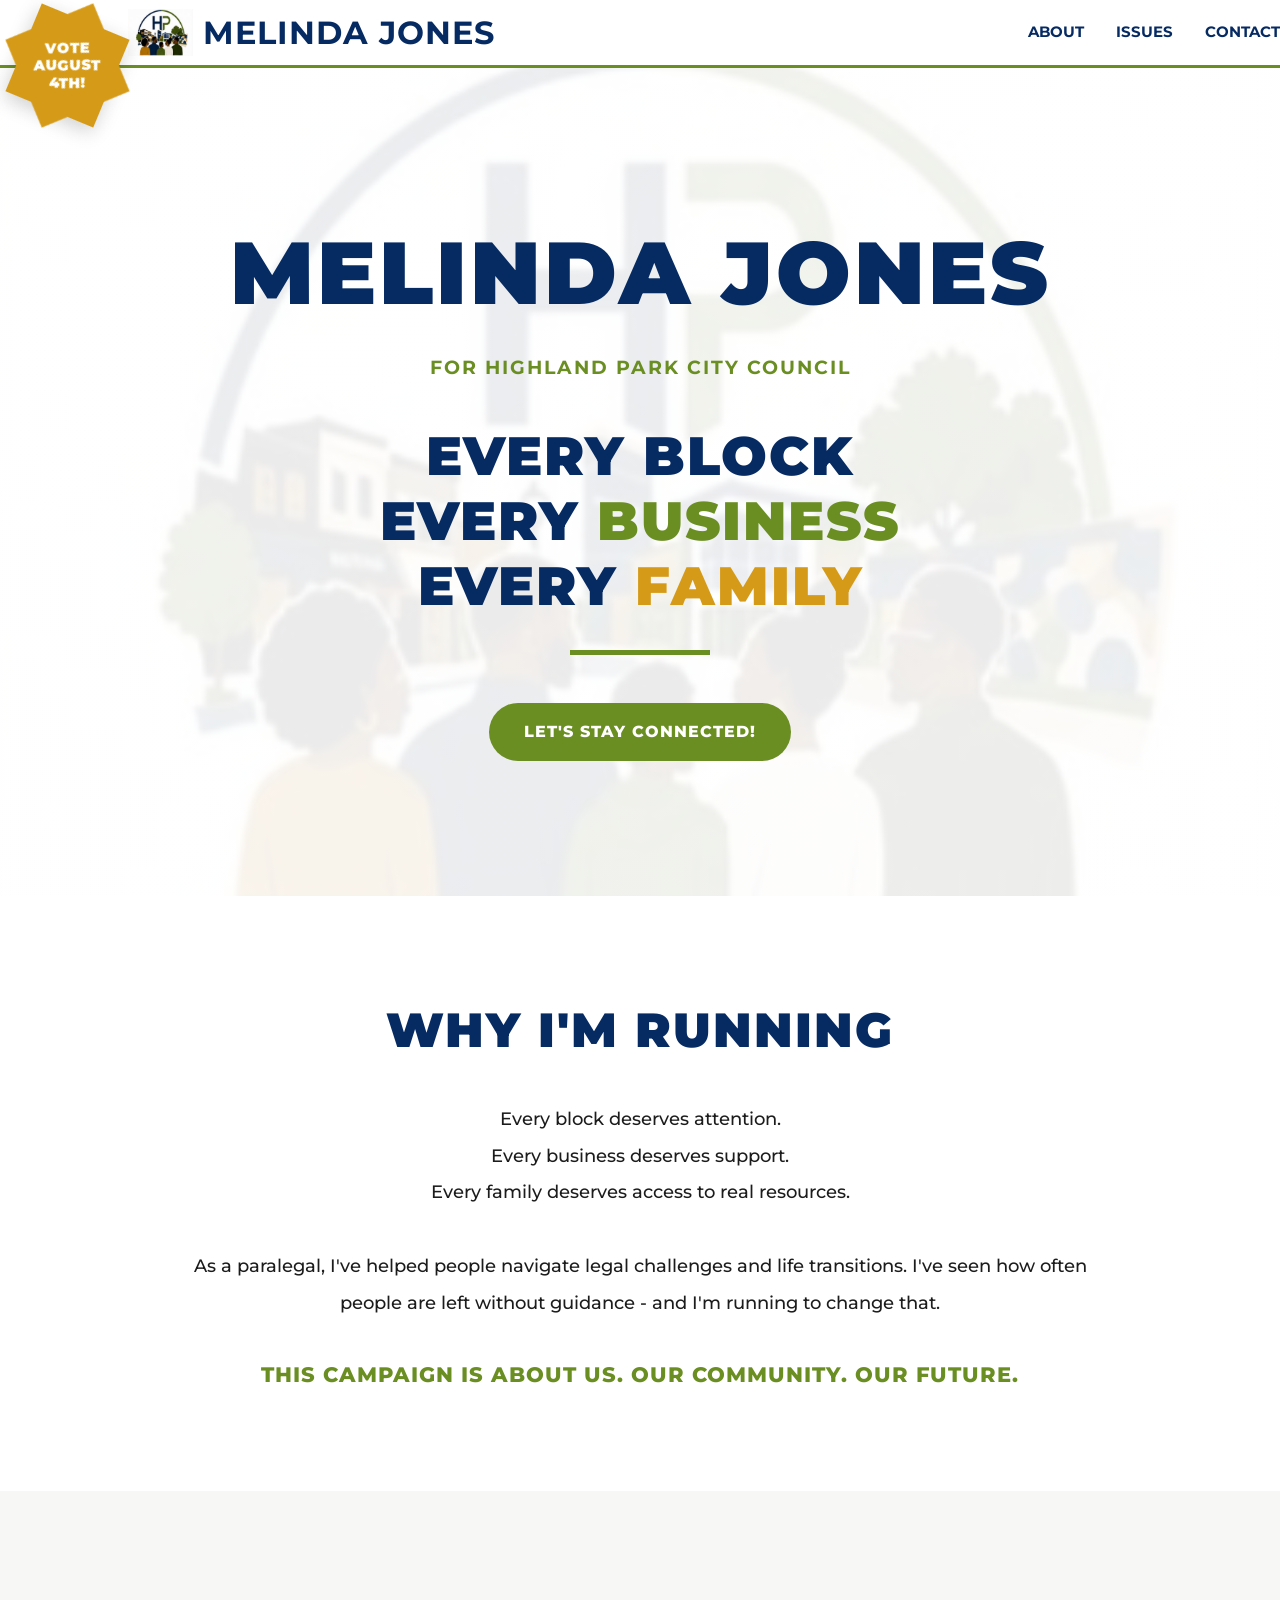
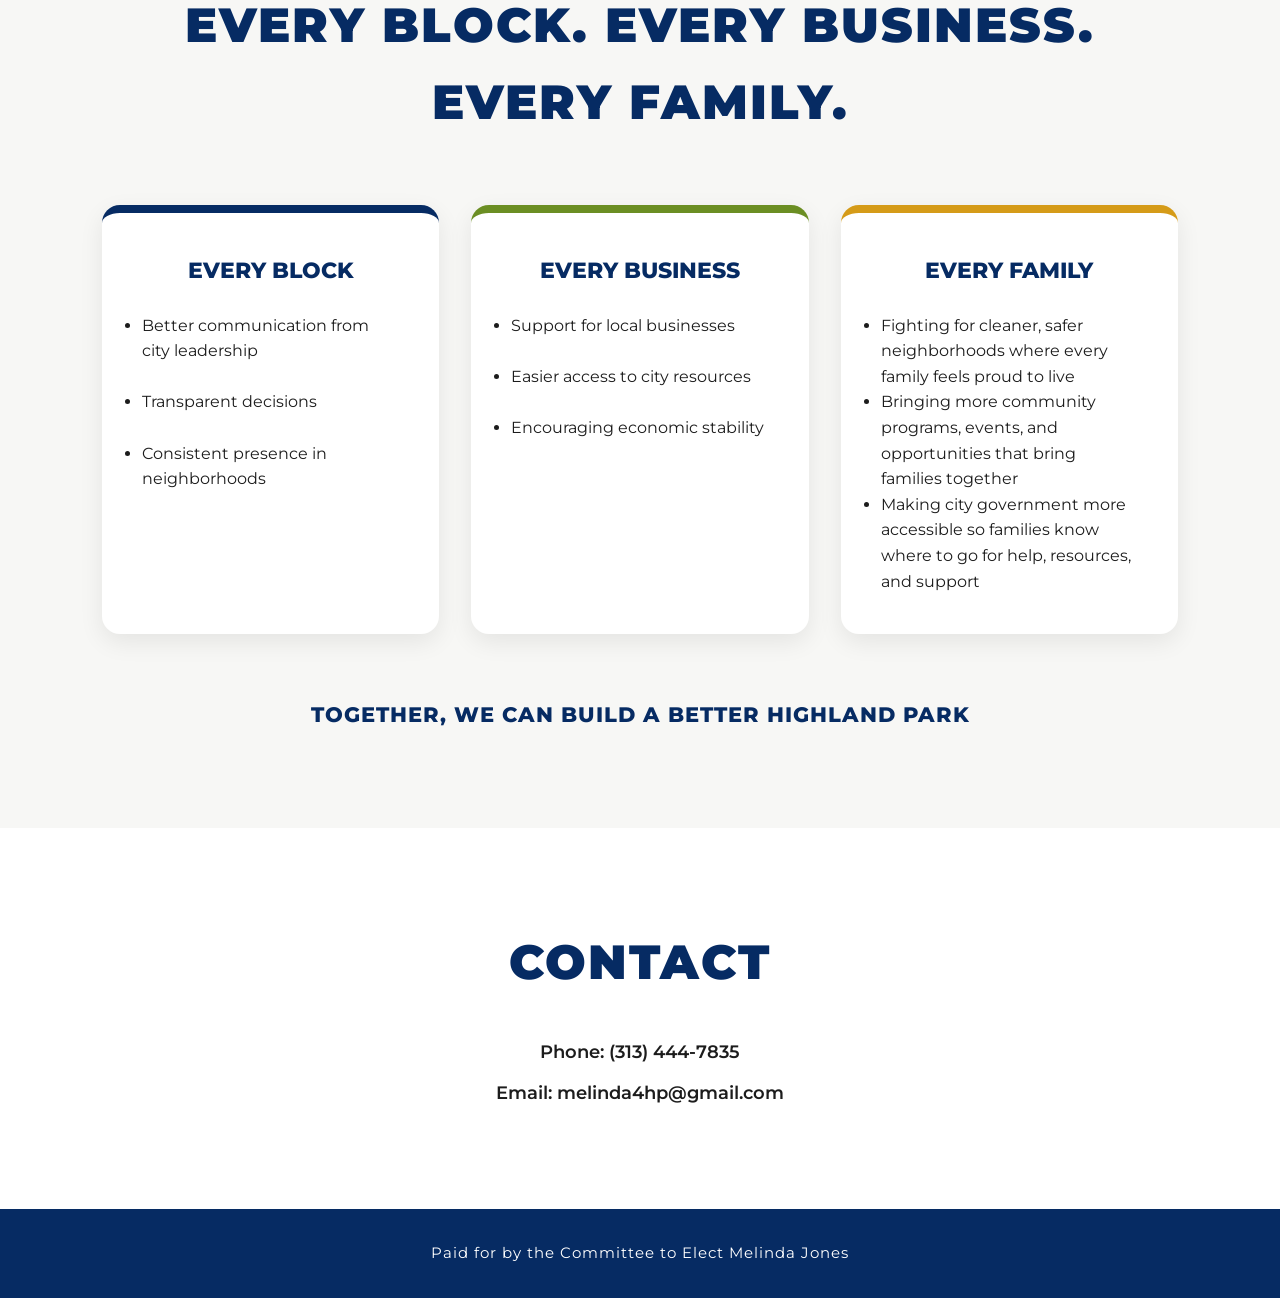
<file: index.html>
<!DOCTYPE html>
<html lang="en">
<head>
  <meta charset="UTF-8" />
  <meta name="viewport" content="width=device-width, initial-scale=1.0" />
  <link rel="stylesheet" href="https://cdnjs.cloudflare.com/ajax/libs/font-awesome/6.5.1/css/all.min.css"/>
  <title>Melinda Jones for Highland Park</title>

  <link rel="stylesheet" href="style.css" />
</head>
<body>

  <!-- NAVBAR -->
  <header class="navbar">
    <div class="vote-badge">
        <span>VOTE <br/>
        AUGUST 4TH!</span>
    </div>
    <div class="logo">
        <a href>
            <img src="hp.png" alt="Photo representing Highland Park">
        <span>Melinda Jones</span>
        </a>
        </div>

    <nav>
      <a href="#about">About</a>
      <a href="#issues">Issues</a>
      <a href="#contact">Contact</a>
    </nav>
  </header>

  <!-- HERO -->
  <section class="hero">
    <div class="hero-content">
      <h1>Melinda Jones</h1>
      <p>For Highland Park City Council</p>

      <p class="slogan">
        EVERY <span>BLOCK</span> <br/>
        EVERY <span>BUSINESS</span> <br/>
        EVERY <span>FAMILY</span>
    </p>

      <a href="#contact" class="btn">
        Let's Stay Connected!
      </a>
    </div>
  </section>

  <!-- ABOUT -->
  <section id="about" class="section">
    <h2>Why I'm Running</h2>

    <p>
        Every block deserves attention. <br/>
        Every business deserves support. <br/>
        Every family deserves access to real resources.
        <br/>
        <br/>
        As a paralegal, I've helped people navigate legal challenges and life transitions. I've seen how often people are left without guidance - and I'm running to change that.
    </p>
    <p>This campaign is about us. Our community. Our Future.</p>
    <!-- <div class="about-image">
        <img src="MJ.jpg" alt="Melinda Jones">
    </div> -->
  </section>

  <!-- ISSUES -->
  <section id="issues" class="section light">
    <h2>EVERY BLOCK. EVERY BUSINESS. EVERY FAMILY.</h2>

    <div class="cards">
      <div class="card">
        <h3>EVERY BLOCK</h3>
        <ul>
          <li> Better communication from city leadership </li> <br/>
          <li> Transparent decisions </li> <br/>
          <li> Consistent presence in neighborhoods </li>
        </ul>
      </div>

      <div class="card">
        <h3>EVERY BUSINESS</h3>
        <ul>
          <li> Support for local businesses </li> <br/>
          <li> Easier access to city resources </li> <br/>
          <li> Encouraging economic stability </li>
        </ul>
      </div>

      <div class="card">
        <h3>EVERY FAMILY</h3>
        <ul>
          <li> Fighting for cleaner, safer neighborhoods where every family feels proud to live </li>
          <li> Bringing more community programs, events, and opportunities that bring families together </li>
          <li> Making city government more accessible so families know where to go for help, resources, and support </li>
        </ul>
      </div>
    </div>
    <p>TOGETHER, WE CAN BUILD A BETTER HIGHLAND PARK</p>
  </section>

  <!-- CONTACT -->
  <section id="contact" class="section">
    <h2>Contact</h2>

    <p>Phone: (313) 444-7835 <br/> Email: melinda4hp@gmail.com </p>
    <!-- 
    <div class="socials">

    <a
      href="https://facebook.com/MelindaJonesHP"
      target="_blank"
      aria-label="Facebook"
    >
      <i class="fa-brands fa-facebook-f"></i>
    </a>

    <a
      href="https://instagram.com/"
      target="_blank"
      aria-label="Instagram"
    >
      <i class="fa-brands fa-instagram"></i>
    </a>

  </div> -->

  </section>

  <!-- FOOTER -->
  <footer class="footer">
    <p>Paid for by the Committee to Elect Melinda Jones</p>
  </footer>

</body>
</html>
</file>
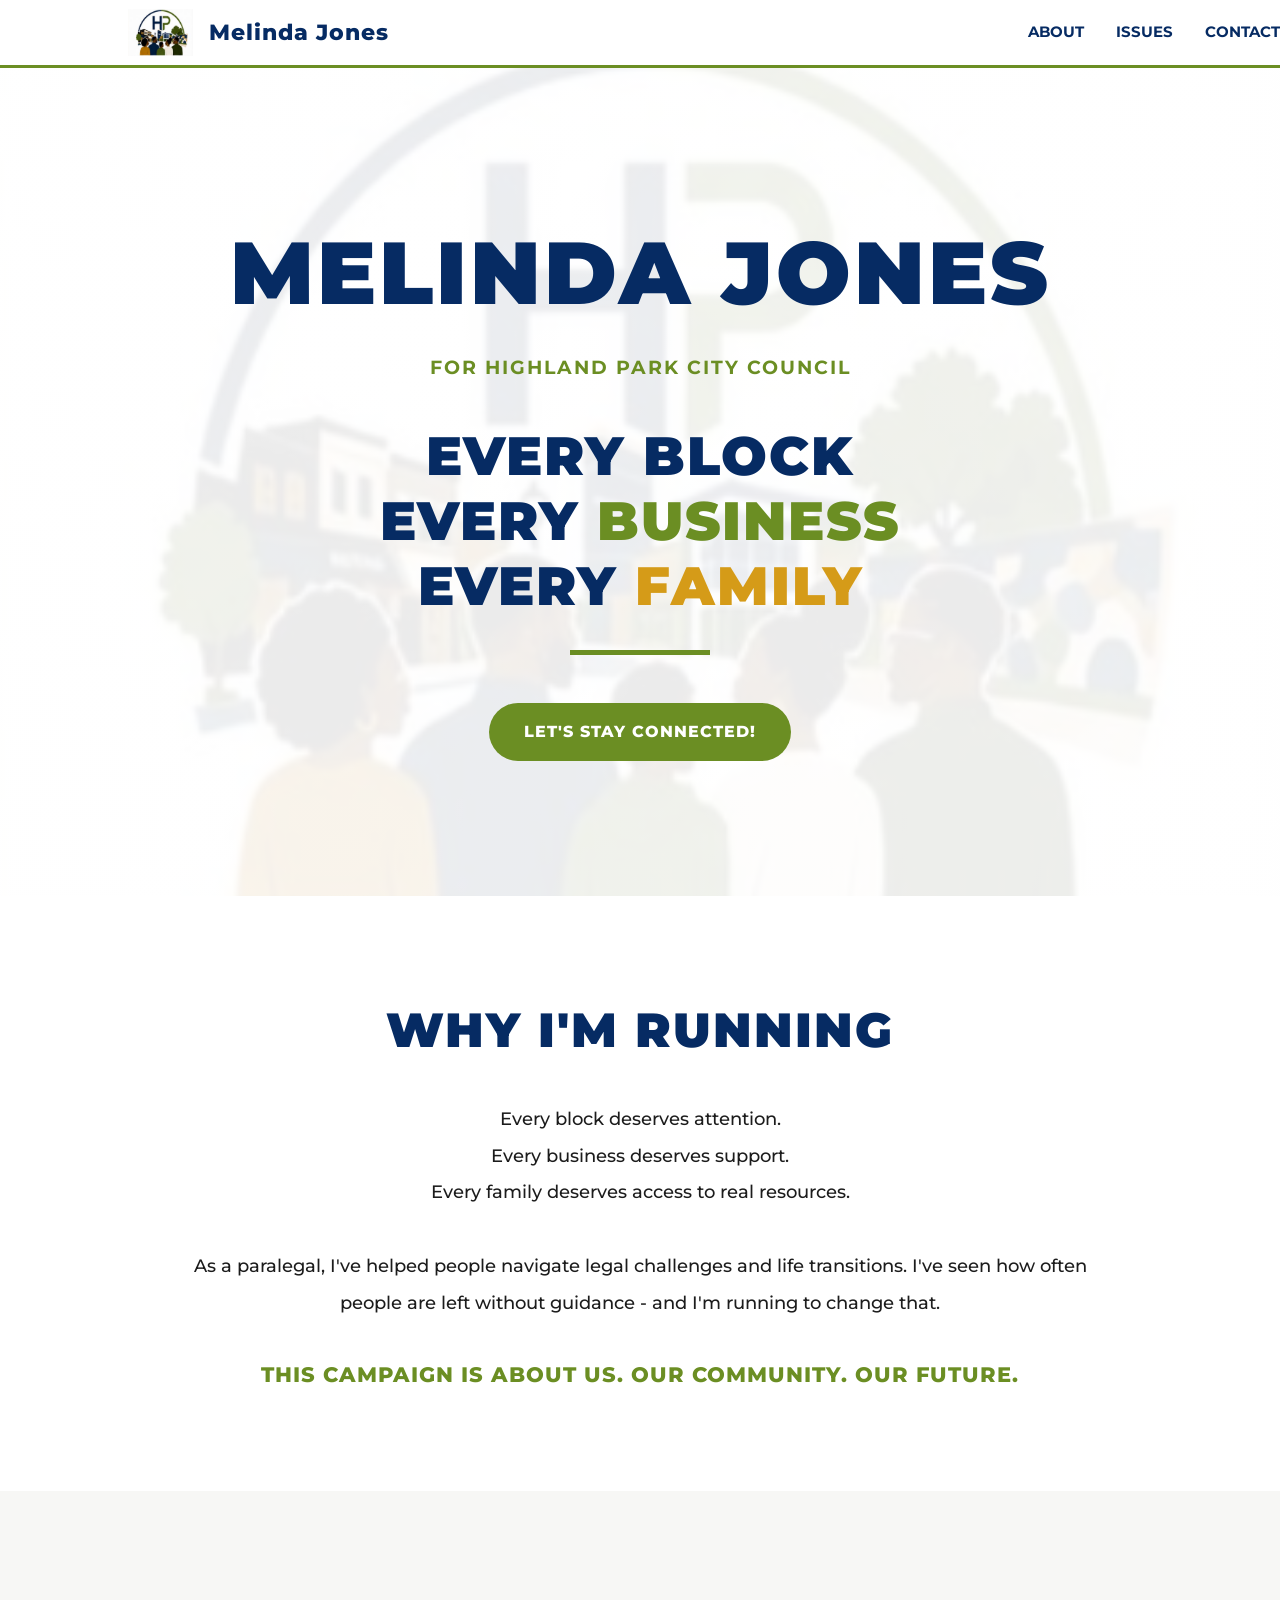
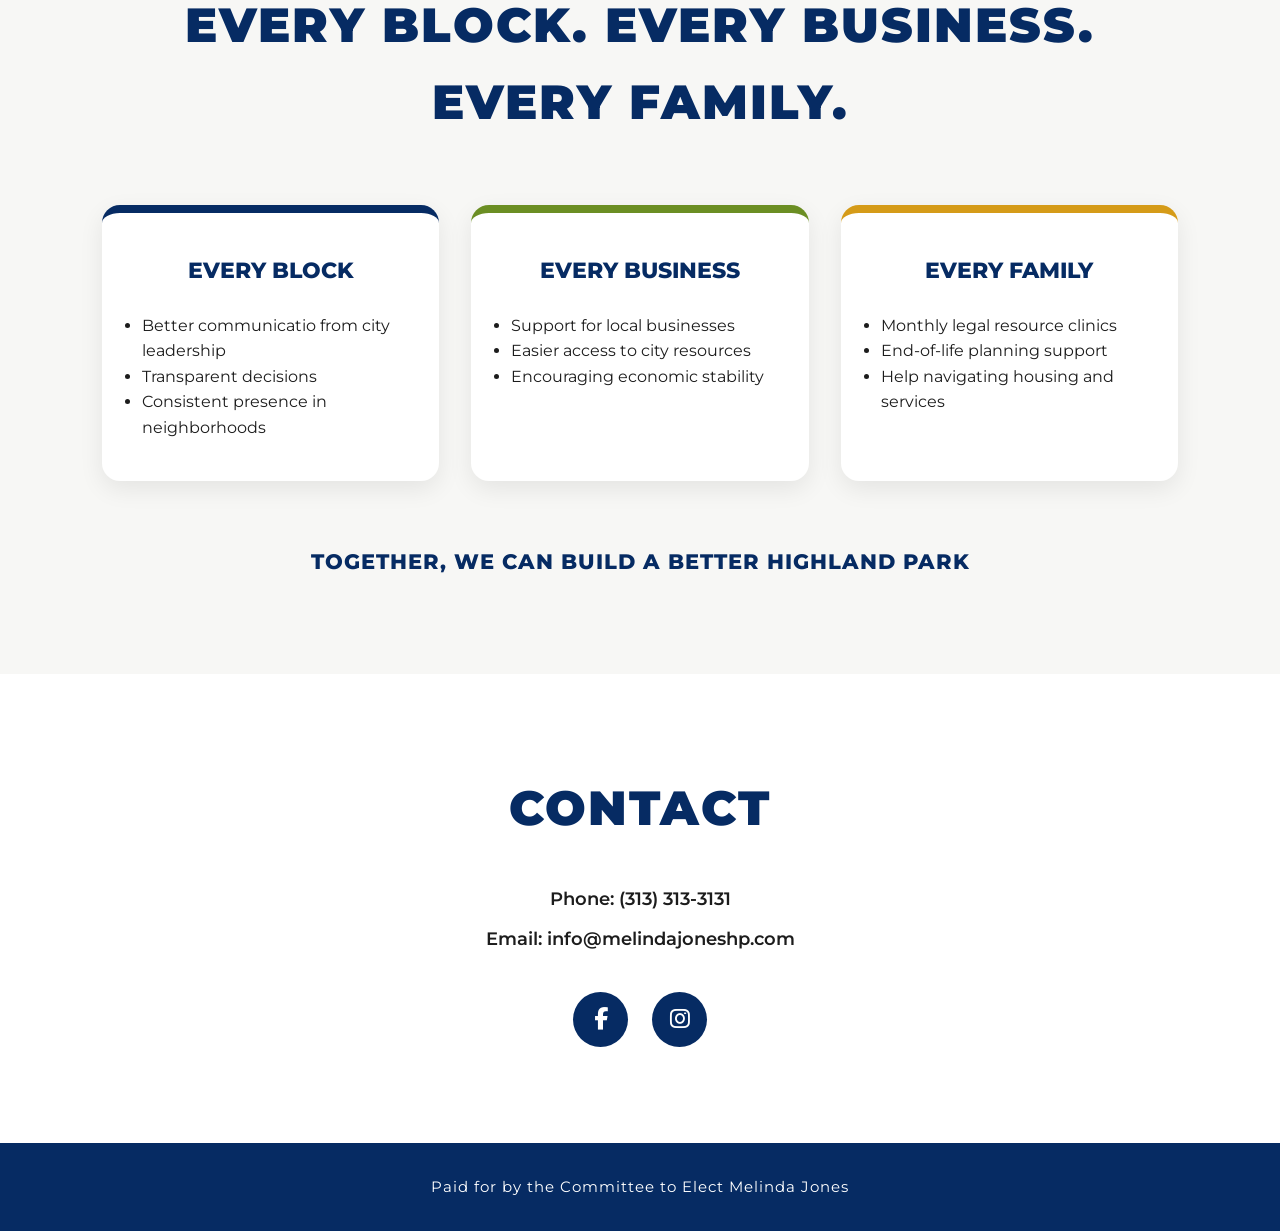
<file: M4HP.html>
<!DOCTYPE html>
<html lang="en">
<head>
  <meta charset="UTF-8" />
  <meta name="viewport" content="width=device-width, initial-scale=1.0" />
  <link rel="stylesheet" href="https://cdnjs.cloudflare.com/ajax/libs/font-awesome/6.5.1/css/all.min.css"/>
  <title>Melina Jones for Highland Park</title>

  <link rel="stylesheet" href="style.css" />
</head>
<body>

  <!-- NAVBAR -->
  <header class="navbar">
    <div class="logo">
        <a href>
            <img src="hp.png" alt="Photo representing Highland Park">
        </a>Melinda Jones</div>

    <nav>
      <a href="#about">About</a>
      <a href="#issues">Issues</a>
      <a href="#contact">Contact</a>
    </nav>
  </header>

  <!-- HERO -->
  <section class="hero">
    <div class="hero-content">
      <h1>Melinda Jones</h1>
      <p>For Highland Park City Council</p>

      <p class="slogan">
        EVERY <span>BLOCK</span> <br/>
        EVERY <span>BUSINESS</span> <br/>
        EVERY <span>FAMILY</span>
    </p>

      <a href="#contact" class="btn">
        Let's Stay Connected!
      </a>
    </div>
  </section>

  <!-- ABOUT -->
  <section id="about" class="section">
    <h2>Why I'm Running</h2>

    <p>
        Every block deserves attention. <br/>
        Every business deserves support. <br/>
        Every family deserves access to real resources.
        <br/>
        <br/>
        As a paralegal, I've helped people navigate legal challenges and life transitions. I've seen how often people are left without guidance - and I'm running to change that.
    </p>
    <p>This campaign is about us. Our community. Our Future.</p>
    <!-- <div class="about-image">
        <img src="MJ.jpg" alt="Melinda Jones">
    </div> -->
  </section>

  <!-- ISSUES -->
  <section id="issues" class="section light">
    <h2>EVERY BLOCK. EVERY BUSINESS. EVERY FAMILY.</h2>

    <div class="cards">
      <div class="card">
        <h3>EVERY BLOCK</h3>
        <ul>
          <li> Better communicatio from city leadership </li>
          <li> Transparent decisions </li>
          <li> Consistent presence in neighborhoods </li>
        </ul>
      </div>

      <div class="card">
        <h3>EVERY BUSINESS</h3>
        <ul>
          <li> Support for local businesses </li>
          <li> Easier access to city resources </li>
          <li> Encouraging economic stability </li>
        </ul>
      </div>

      <div class="card">
        <h3>EVERY FAMILY</h3>
        <ul>
          <li> Monthly legal resource clinics </li>
          <li> End-of-life planning support </li>
          <li> Help navigating housing and services </li>
        </ul>
      </div>
    </div>
    <p>TOGETHER, WE CAN BUILD A BETTER HIGHLAND PARK</p>
  </section>

  <!-- CONTACT -->
  <section id="contact" class="section">
    <h2>Contact</h2>

    <p>Phone: (313) 313-3131 <br/> Email: info@melindajoneshp.com </p>
    
    <div class="socials">

    <a
      href="https://facebook.com/MelindaJonesHP"
      target="_blank"
      aria-label="Facebook"
    >
      <i class="fa-brands fa-facebook-f"></i>
    </a>

    <a
      href="https://instagram.com/"
      target="_blank"
      aria-label="Instagram"
    >
      <i class="fa-brands fa-instagram"></i>
    </a>

  </div>

  </section>

  <!-- FOOTER -->
  <footer class="footer">
    <p>Paid for by the Committee to Elect Melinda Jones</p>
  </footer>

</body>
</html>
</file>
<file: style.css>
@import url('https://fonts.googleapis.com/css2?family=Montserrat:wght@400;500;600;700;800;900&display=swap');

/* RESET */
* {
  margin: 0;
  padding: 0;
  box-sizing: border-box;
}

/* VARIABLES */
:root {
  --navy: #062b63;
  --green: #6b8e23;
  --gold: #d59b18;
  --light-bg: #f7f7f5;
  --text: #1c1c1c;
}

/* SMOOTH SCROLL */
html {
  scroll-behavior: smooth;
}

/* BODY */
body {
  font-family: 'Montserrat', sans-serif;
  color: var(--text);
  background-color: white;
  line-height: 1.6;
}

/* NAVBAR */
.navbar {
  position: sticky;
  top: 0;

  display: flex;
  justify-content: space-between;
  align-items: center;

  /* padding: 1rem 5%; */

  padding-left: 8rem;
  
  background-color: white;
  border-bottom: 3px solid var(--green);

  z-index: 1000;
}

.logo {
  display: flex;
  align-items: center;
  gap: 1rem;

  font-size: 1.4rem;
  font-weight: 800;
  color: var(--navy);
  letter-spacing: 1px;
}

.logo img {
  width: 65px;
  height: 65px;
  object-fit: contain;
}
.logo a {
    display: flex;
    align-items: center;
    gap: 10px;
    text-decoration: none;
    color: inherit;
}

.logo a span {
    font-size: 2rem; /* adjust as needed */
    font-weight: bold;
    line-height: 1;
}

.navbar nav {
  display: flex;
  gap: 2rem;
}

.navbar a {
  text-decoration: none;
  color: var(--navy);
  font-weight: 700;
  text-transform: uppercase;
  font-size: 0.95rem;
  transition: 0.3s;
}

.navbar a:hover {
  color: var(--green);
}

/* HERO */
.hero {
  min-height: 92vh;

  display: flex;
  align-items: center;
  justify-content: center;

  text-align: center;

  padding: 5rem 2rem;

  background:
    linear-gradient(
      rgba(255,255,255,0.92),
      rgba(255,255,255,0.92)
    ),
    url("hp.png");

  background-size: cover;
  background-position: center;
}

.hero-content {
  max-width: 850px;
}

.hero h1 {
  font-size: clamp(3rem, 8vw, 5.5rem);
  font-weight: 900;
  color: var(--navy);

  letter-spacing: 3px;
  text-transform: uppercase;

  margin-bottom: 0.5rem;
}

.hero-content p:first-of-type {
  font-size: 1.2rem;
  font-weight: 700;

  color: var(--green);

  text-transform: uppercase;
  letter-spacing: 2px;

  margin-bottom: 2.5rem;
}

/* SLOGAN */
.hero-content p:nth-of-type(2) {
  font-size: clamp(2rem, 5vw, 3.4rem);
  font-weight: 900;

  color: var(--navy);

  line-height: 1.2;
  letter-spacing: 2px;

  margin-bottom: 3rem;
}

.hero-content p:nth-of-type(2)::after {
  content: "";
  display: block;

  width: 140px;
  height: 5px;

  background-color: var(--green);

  margin: 2rem auto 0;
}

/* BUTTON */
.btn {
  display: inline-block;

  padding: 1rem 2.2rem;

  background-color: var(--green);
  color: white;

  text-decoration: none;
  font-weight: 800;
  text-transform: uppercase;
  letter-spacing: 1px;

  border-radius: 999px;

  transition: 0.3s;
}

.btn:hover {
  background-color: var(--navy);
  transform: translateY(-3px);
}

/* SECTIONS */
.section {
  padding: 6rem 8%;
}

.section h2 {
  font-size: clamp(2rem, 5vw, 3rem);

  font-weight: 900;
  text-transform: uppercase;
  letter-spacing: 2px;

  color: var(--navy);

  margin-bottom: 2rem;

  text-align: center;
}

/* ABOUT */
#about {
  background-color: white;
}

#about p {
  max-width: 900px;

  margin: auto;

  font-size: 1.15rem;
  font-weight: 500;

  line-height: 2;

  text-align: center;
}
#about p:last-of-type {
  margin-top: 2rem;

  color: var(--green);

  font-size: 1.3rem;
  font-weight: 800;

  text-transform: uppercase;
  letter-spacing: 1px;

  text-align: center;
}

/* ISSUES */
.light {
  background-color: var(--light-bg);
}

.cards {
  display: grid;
  grid-template-columns: repeat(auto-fit, minmax(280px, 1fr));

  gap: 2rem;

  margin-top: 4rem;
}

.card {
  background-color: white;

  padding: 2.5rem;

  border-top: 8px solid;

  border-radius: 18px;

  box-shadow: 0 8px 24px rgba(0,0,0,0.08);

  transition: 0.3s;
}
/* EVERY BLOCK */
.card:nth-child(1) {
  border-color: var(--navy);
}

/* EVERY BUSINESS */
.card:nth-child(2) {
  border-color: var(--green);
}

/* EVERY FAMILY */
.card:nth-child(3) {
  border-color: var(--gold);
}

.card:hover {
  transform: translateY(-6px);
}

.card h3 {
  color: var(--navy);

  font-size: 1.4rem;
  font-weight: 800;
  text-align: center;

  margin-bottom: 1.5rem;

  text-transform: uppercase;
}

.card p {
  line-height: 2;
  font-weight: 500;
  text-align: center;
}

/* TOGETHER TEXT */
.light > p:last-child {
  text-align: center;

  margin-top: 4rem;

  font-size: 1.3rem;
  font-weight: 800;

  color: var(--navy);

  text-transform: uppercase;
  letter-spacing: 1px;
}

/* CONTACT */
#contact {
  text-align: center;
}

#contact p {
  font-size: 1.15rem;
  line-height: 2.2;
  font-weight: 600;
}

/* FOOTER */
.footer {
  background-color: var(--navy);

  color: white;

  text-align: center;

  padding: 2rem;

  font-size: 0.95rem;
  letter-spacing: 1px;
}

/* MOBILE */
@media (max-width: 768px) {

  .navbar {
    flex-direction: column;
    gap: 1rem;
  }

  .navbar nav {
    flex-wrap: wrap;
    justify-content: center;
  }

  .hero {
    min-height: 80vh;
  }

  .hero-content p:nth-of-type(2) {
    font-size: 2.2rem;
  }

  .section {
    padding: 4rem 6%;
  }

}
.slogan span:nth-child(1) {
  color: var(--navy);
}

.slogan span:nth-child(3) {
  color: var(--green);
}

.slogan span:nth-child(5) {
  color: var(--gold);
}

.slogan span {
  display: inline-block;
  white-space: nowrap;
}
.socials {
  display: flex;
  justify-content: center;
  gap: 1.5rem;

  margin-top: 2rem;
}

.socials a {
  width: 55px;
  height: 55px;

  display: flex;
  align-items: center;
  justify-content: center;

  border-radius: 50%;

  background-color: var(--navy);
  color: white;

  font-size: 1.4rem;

  text-decoration: none;

  transition: 0.3s;
}

.socials a:hover {
  background-color: var(--green);

  transform: translateY(-4px);
}
/* VOTE BADGE */
.vote-badge {
  position: absolute;

  top: 18px;
  left: 20px;

  width: 95px;
  height: 95px;

  background: var(--gold);

  display: flex;
  align-items: center;
  justify-content: center;

  text-align: center;

  transform: rotate(22.5deg);

  z-index: 2000;

  box-shadow: 0 6px 18px rgba(0,0,0,0.18);
}

/* Creates the 8-point burst */
.vote-badge::before {
  content: "";

  position: absolute;
  inset: 0;

  background: var(--gold);

  transform: rotate(45deg);

  z-index: -1;
}

.vote-badge span {
  transform: rotate(-22.5deg);

  color: white;

  font-size: 0.9rem;
  font-weight: 900;

  line-height: 1.2;

  text-transform: uppercase;
  letter-spacing: 1px;
}
</file>
